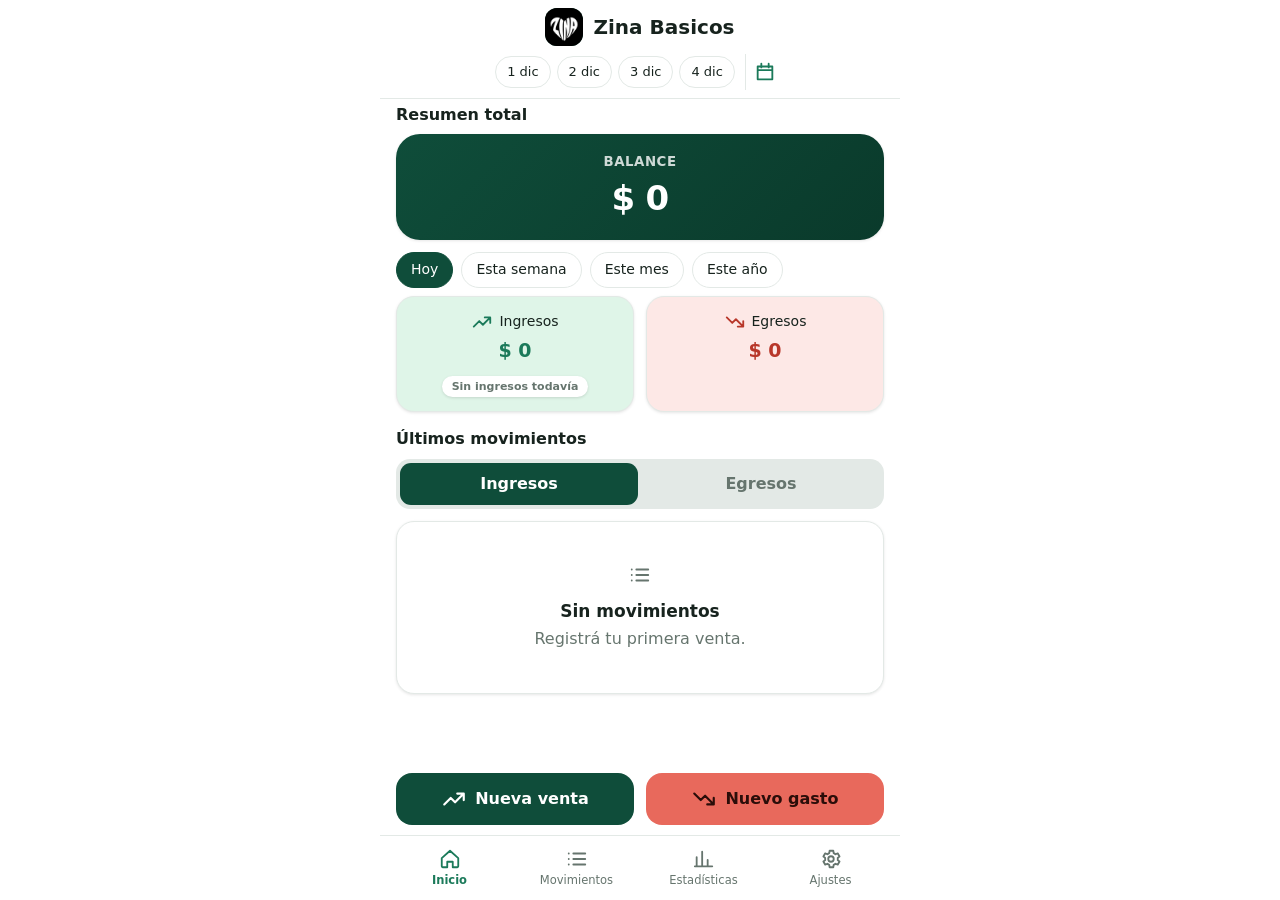
<file: index.html>
<!DOCTYPE html>
<html lang="es"><head><meta charset="utf-8">
<meta name="viewport" content="width=device-width, initial-scale=1, viewport-fit=cover, maximum-scale=1, user-scalable=no">
<title>Mi negocio</title>
<link rel="manifest" href="manifest.json">
<meta name="theme-color" content="#0f4d3a">
<meta name="mobile-web-app-capable" content="yes">
<link rel="icon" type="image/png" href="icon.png">
<link rel="apple-touch-icon" href="icon.png">
<link rel="stylesheet" href="styles.css"></head>
<body>
<header id="top"><div class="brand"><div class="logo" id="logo"></div><h1>Zina Basicos</h1></div><div class="dates" id="dates"></div></header>
<div id="app"><main id="main" aria-live="polite"></main></div>
<div id="dock"><div id="fab" class="fab"></div>
<nav aria-label="Navegación principal" id="nav"></nav></div>
<div id="layer" class="layer" hidden></div>
<div id="shade" class="shade" hidden></div>
<div id="toast" role="status" hidden></div>
<script src="app.js"></script>
</body></html>
</file>
<file: styles.css>
:root{--g:#0f4d3a;--g2:#1b7a5a;--gl:#dff5e8;--r:#b8372a;--rs:#e8695c;--rl:#fde8e6;--bg:#f4f6f5;--c:#fff;--t:#17231e;--m:#66756e;--b:#e3e9e6;--sh:0 2px 10px rgba(15,77,58,.08);box-sizing:border-box;padding-top:env(safe-area-inset-top,0px);padding-bottom:env(safe-area-inset-bottom,0px)}
:root[data-theme="dark"]{color-scheme:dark;--g:#1f7a5c;--g2:#3fb98a;--gl:#12291f;--r:#d9534a;--rl:#2e1715;--bg:#0b0b0c;--c:#161618;--t:#ececec;--m:#9a9a9f;--b:#2a2a2e;--sh:none}
*,*::before,*::after{box-sizing:inherit}
[hidden]{display:none!important}
/* Android: fondo blanco, sin zoom ni selección de texto */
:root{--bg:#fff;--c:#fff;--sh:0 1px 3px rgba(0,0,0,.1)}
html,body{background:#fff;font-family:Roboto,system-ui,"Segoe UI",sans-serif;touch-action:pan-x pan-y;user-select:none;-webkit-user-select:none;-webkit-touch-callout:none;-webkit-tap-highlight-color:transparent}
input,textarea,select{user-select:text;-webkit-user-select:text}
.card{border:1px solid var(--b)}.bal{text-align:center}.hd{justify-content:center;text-align:center}.sum{align-items:center;text-align:center}
.btn:active,.chip:active,nav button:active,.dots:active,.opt:active{opacity:.65}
body.kb nav,body.kb .fab{display:none!important}
body.kb .layer>div.fx .fxb{padding-bottom:45vh}
/* Botones y menú forman un solo bloque fijo abajo, sin huecos */
#dock{position:fixed;bottom:0;left:50%;transform:translateX(-50%);width:100%;max-width:520px;z-index:5;background:var(--bg)}
#dock .fab,#dock nav{position:static;transform:none;width:auto;max-width:none;bottom:auto;left:auto}
form,input,textarea,select{scroll-margin-top:112px;scroll-margin-bottom:12px}
/* Cabecera fija con fechas y barra de acciones sobre el menú */
#top{position:fixed;top:0;left:50%;transform:translateX(-50%);width:100%;max-width:520px;z-index:6;background:var(--bg);border-bottom:1px solid var(--b);padding:calc(8px + env(safe-area-inset-top,0px)) 16px 8px}
.brand{display:flex;align-items:center;gap:10px;justify-content:center}.brand h1{font-size:20px}.brand .logo{width:38px;height:38px;border-radius:12px;position:relative;overflow:hidden}.logo img{position:absolute;inset:0;width:100%;height:100%;object-fit:cover}
.dates{display:flex;align-items:center;gap:6px;margin-top:8px;overflow-x:auto;justify-content:center}
.dates .chip{padding:6px 11px;font-size:13px}
.calb{position:relative;width:40px;height:36px;display:grid;place-items:center;border-left:1px solid var(--b);margin-left:4px;color:var(--g2);flex:none}
.calb input{position:absolute;inset:0;width:100%;height:100%;opacity:0;padding:0;min-height:0;border:0}
#app{padding-top:104px;padding-bottom:170px}
.fab{position:fixed;left:50%;transform:translateX(-50%);width:100%;max-width:520px;bottom:calc(66px + env(safe-area-inset-bottom,0px));display:grid;grid-template-columns:1fr 1fr;gap:12px;padding:10px 16px;background:var(--bg);z-index:5}
.fab .btn{display:flex;align-items:center;justify-content:center;gap:8px}.fab .btn svg{width:26px;height:26px}
.fab .fin{background:var(--g)}.fab .fout{background:var(--rs);color:#2b0d09}.fab .cnt{background:var(--c);color:var(--g2);border:2px solid var(--g2);box-shadow:none}
html,body{margin:0;background:var(--bg);color:var(--t);font:16px/1.4 Roboto,system-ui,"Segoe UI",sans-serif}
button,input,select,textarea{font:inherit;color:inherit}
button{cursor:pointer;border:0;background:none}
#app{max-width:520px;margin:0 auto;padding:104px 16px 190px;min-height:100vh}
h1,h2,h3,p{margin:0}
.hd{display:flex;align-items:center;gap:12px;margin-bottom:16px}
.logo{width:44px;height:44px;border-radius:14px;background:var(--g);color:#fff;display:grid;place-items:center}
.hd h1{font-size:20px;font-weight:700}.hd p{color:var(--m);font-size:14px}
svg{width:22px;height:22px;fill:none;stroke:currentColor;stroke-width:2;stroke-linecap:round;stroke-linejoin:round;flex:none}
.bal{background:linear-gradient(135deg,var(--g),#0a3a2b);color:#fff;border-radius:24px;padding:16px 20px;box-shadow:var(--sh)}
.bal small{opacity:.8;font-weight:600;letter-spacing:.04em}
.bal .big{font-size:34px;font-weight:800;margin:2px 0;letter-spacing:-.02em}
.bal p{font-size:13px;opacity:.75}
.bal.neg{background:linear-gradient(135deg,#c0392b,#8c2a20)}
.chips{display:flex;gap:8px;margin:12px 0 8px;overflow-x:auto}
.chip{padding:7px 14px;border-radius:999px;background:var(--c);border:1px solid var(--b);font-size:14px;white-space:nowrap}
.chip.on{background:var(--g);border-color:var(--g);color:#fff}
.two{display:grid;grid-template-columns:1fr 1fr;gap:12px}
.card{background:var(--c);border-radius:18px;padding:14px;box-shadow:var(--sh)}
.sum{display:flex;flex-direction:column;gap:4px}.sum b{font-size:19px}.sum span{display:flex;align-items:center;gap:6px;font-size:14px}
.sum.in{background:var(--gl)}.sum.in svg,.sum.in b{color:var(--g2)}
.sum.out{background:var(--rl)}.sum.out svg,.sum.out b{color:var(--r)}
h2.sec{font-size:16px;margin:16px 0 8px}
.tabs{display:grid;grid-template-columns:repeat(var(--n,2),1fr);gap:4px;background:var(--b);padding:4px;border-radius:14px;margin-bottom:12px}
.tabs button{padding:10px 4px;border-radius:11px;font-weight:600;color:var(--m)}
.tabs .on{color:#fff;background:var(--g)}.tabs .on.o{background:var(--r)}
.row{display:flex;align-items:center;gap:10px;padding:12px 4px;border-bottom:1px solid var(--b)}
.row:last-child{border:0}
.row .tx{flex:1;min-width:0}.row .tx b{display:-webkit-box;-webkit-line-clamp:2;-webkit-box-orient:vertical;overflow:hidden;word-break:break-word}.row .tx small{color:var(--m)}
.amt{font-weight:700;white-space:nowrap}.amt.in{color:var(--g2)}.amt.out{color:var(--r)}
.dots{width:40px;height:40px;border-radius:12px;display:grid;place-items:center;color:var(--m)}
.dots:hover{background:var(--b)}
.acts{display:grid;grid-template-columns:1fr 1fr;gap:12px;margin-top:16px}
.btn{min-height:52px;border-radius:16px;font-weight:700;color:#fff;background:var(--g);padding:0 14px}
.btn.red{background:var(--rs);color:#2b0d09}.btn.ghost{background:var(--b);color:var(--t)}.btn.dng{background:var(--r)}
.link{color:var(--g2);font-weight:600;padding:8px 0}
.empty{text-align:center;padding:28px 12px;color:var(--m)}.empty b{display:block;color:var(--t);margin:8px 0 4px;font-size:17px}
nav{position:fixed;bottom:0;left:50%;transform:translateX(-50%);width:100%;max-width:520px;display:grid;grid-template-columns:repeat(var(--nn,4),1fr);background:var(--c);border-top:1px solid var(--b);padding:6px 6px calc(6px + env(safe-area-inset-bottom,0px));z-index:5}
nav button{display:flex;flex-direction:column;align-items:center;gap:2px;padding:6px 2px;font-size:11.5px;color:var(--m);border-radius:12px}
nav button.on{color:var(--g2);font-weight:700}
.layer{position:fixed;inset:0;z-index:20;background:var(--bg);overflow:auto;padding-top:env(safe-area-inset-top,0px)}
.layer>div{max-width:520px;margin:0 auto;padding:12px 16px 40px}
.fh{display:flex;align-items:center;gap:8px;margin-bottom:12px}.fh h2{font-size:20px}
.ib{width:44px;height:44px;border-radius:14px;display:grid;place-items:center;background:var(--c);box-shadow:var(--sh)}
label{display:block;font-weight:600;font-size:14px;margin:14px 0 6px}
input,select,textarea{width:100%;padding:13px 14px;border-radius:14px;border:1.5px solid var(--b);background:var(--c);min-height:48px}
input:focus,select:focus,textarea:focus,button:focus-visible{outline:3px solid var(--g2);outline-offset:1px}
.amtin{font-size:28px;font-weight:800}
.err{color:var(--r);font-size:13px;min-height:16px;display:block;margin-top:4px}
.shade{position:fixed;inset:0;background:rgba(0,0,0,.45);z-index:30;display:flex;align-items:flex-end;justify-content:center}
.shade.mid{align-items:center;padding:20px}
.sheet{background:var(--c);width:100%;max-width:520px;border-radius:24px 24px 0 0;padding:18px 18px calc(18px + env(safe-area-inset-bottom,0px))}
.mid .sheet{border-radius:22px}
.sheet h3{margin-bottom:8px}.sheet .opt{display:flex;gap:12px;align-items:center;width:100%;padding:14px 8px;text-align:left;border-radius:12px;font-weight:600}
.sheet .opt:hover{background:var(--b)}.sheet .opt.d{color:var(--r)}
dl{display:grid;grid-template-columns:auto 1fr;gap:8px 14px;margin:10px 0 16px}dt{color:var(--m)}dd{margin:0;font-weight:600;text-align:right;word-break:break-word}
#toast{position:fixed;left:50%;bottom:160px;transform:translateX(-50%);background:var(--g);color:#fff;padding:12px 18px;border-radius:14px;z-index:50;box-shadow:0 6px 20px rgba(0,0,0,.25);max-width:90%}
#toast.bad{background:var(--r)}
.chart{display:flex;align-items:flex-end;gap:8px;height:130px;overflow-x:auto;padding-bottom:4px}
.bk{flex:1;min-width:46px;padding:0 2px;text-align:center;display:flex;flex-direction:column;align-items:center;height:100%;justify-content:flex-end;font-size:11px;color:var(--m)}
.bars{display:flex;align-items:flex-end;gap:3px;height:100%;width:100%;justify-content:center}
.bars i{display:block;width:45%;max-width:18px;border-radius:5px 5px 0 0;min-height:2px}
.bars .i{background:var(--g2)}.bars .o{background:var(--rs)}.bk.sel{background:var(--b);border-radius:8px}
textarea.box{min-height:110px;font-size:12px;font-family:ui-monospace,monospace}
.kv{display:flex;justify-content:space-between;padding:10px 0;border-bottom:1px solid var(--b)}
.sw{width:52px;height:30px;border-radius:999px;background:var(--b);position:relative;flex:none;transition:.2s}.sw i{position:absolute;top:3px;left:3px;width:24px;height:24px;border-radius:50%;background:#fff;transition:.2s}.sw.on{background:var(--g2)}.sw.on i{left:25px}
/* Formularios de inventario: tarjeta centrada */
.ctr{min-height:100%;display:flex;flex-direction:column}.ctr .fcard{margin:auto 0}
.fcard{background:var(--c);border:1px solid var(--b);border-radius:28px;padding:26px 20px;box-shadow:0 8px 28px rgba(0,0,0,.12)}
.fcard h2{text-align:center;font-size:22px}.fcard .sub{text-align:center;color:var(--m);font-size:14px;margin:4px 0 8px}
.ficon{width:64px;height:64px;border-radius:20px;background:var(--gl);color:var(--g2);display:grid;place-items:center;margin:0 auto 12px}.ficon svg{width:30px;height:30px}.ficon.out{background:var(--rl);color:var(--r)}
/* Formulario de venta/gasto: encabezado de color con el importe grande y hoja blanca debajo */
.layer>div.fx{padding:0;min-height:100%;display:flex;flex-direction:column}.fx form{flex:1;display:flex;flex-direction:column}
.fxh{background:linear-gradient(135deg,var(--g),#0a3a2b);color:#fff;padding:12px 20px 52px}.fxh.out{background:linear-gradient(135deg,#c0453a,#8c2a20)}
.fxt{display:flex;align-items:center;gap:12px;margin-bottom:18px}.fxt b{font-size:19px}.fxt .ib{background:rgba(255,255,255,.18);box-shadow:none;color:#fff}
.fxh label{color:rgba(255,255,255,.8);margin:0 0 4px}.fxh .err{color:#ffe1dd}
.pf2{display:flex;align-items:center;gap:8px}.pf2 span{font-size:38px;font-weight:800;opacity:.8}.pf2 input{background:transparent;border:0;border-bottom:2px solid rgba(255,255,255,.5);border-radius:0;color:#fff;font-size:42px;font-weight:800;padding:0 0 4px;min-height:0}.pf2 input::placeholder{color:rgba(255,255,255,.45)}.pf2 input:focus{outline:0;border-bottom-color:#fff}
.fxb{flex:1;background:var(--bg);border-radius:28px 28px 0 0;margin-top:-28px;padding:8px 20px 40px}
/* Formularios como hoja inferior: simples, compactos y con el botón Guardar siempre a la vista */
@keyframes up{from{transform:translateY(40px);opacity:0}}
.layer:has(.fx),.layer:has(.ctr){background:rgba(0,0,0,.5);display:flex;align-items:flex-end}
.layer>div.fx,.layer>div.ctr{width:100%;min-height:0;max-height:94%;overflow:auto;background:var(--c);border-radius:28px 28px 0 0;padding:0;animation:up .25s ease-out}
.layer>div.fx::before{content:"";display:block;width:44px;height:5px;border-radius:9px;background:var(--b);margin:10px auto 0;flex:none}
.layer>div.ctr{padding:10px 20px 24px}
.ctr .fcard{box-shadow:none;border:0;background:none;padding:0;margin:0}
.fx .fxh,.fx .fxh.out{background:none;color:var(--t);padding:8px 20px 0}
.fx .fxt{margin-bottom:6px}.fx .fxt b{font-size:18px;color:var(--g2)}.fx .fxh.out .fxt b{color:var(--r)}
.fx .fxt .ib{background:var(--b);color:var(--t);width:40px;height:40px;border-radius:12px}
.fx .fxh label{color:var(--m);font-size:13px;margin:0 0 2px}.fx .fxh .err{color:var(--r)}
.fx .pf2 span{color:var(--m);font-size:30px}.fx .pf2 input{color:var(--t);font-size:36px;border-bottom:2px solid var(--b)}.fx .pf2 input::placeholder{color:var(--m);opacity:.5}.fx .pf2 input:focus{border-bottom-color:var(--g2)}
.fx .fxb{background:none;border-radius:0;margin:0;padding:0 20px 14px}
.fxb label,.ctr label{font-size:13px;color:var(--m);margin:12px 0 5px}
.fxb input,.fxb textarea,.fxb select,.ctr input,.ctr textarea,.ctr select{background:var(--b);background:color-mix(in srgb,var(--b) 55%,transparent);border-color:transparent;min-height:46px}
.fxb input:focus,.fxb textarea:focus,.fxb select:focus,.ctr input:focus,.ctr textarea:focus,.ctr select:focus{border-color:var(--g2);background:var(--c)}
.fxb .acts{position:sticky;bottom:0;background:var(--c);padding:10px 0 4px;margin-top:14px;grid-template-columns:1fr 2fr}
.il{display:flex;flex-wrap:wrap;gap:8px;align-items:center;padding:10px;border-radius:16px;border:1px solid var(--b);margin-bottom:8px}.il select{flex:1 1 100%}.il .step{flex:1}.il .step input{width:100%;min-width:0}.il .step button{width:44px;min-height:44px}
.pf{position:relative}.pf span{position:absolute;left:16px;top:50%;transform:translateY(-50%);font-weight:800;font-size:22px;color:var(--m)}.pf input{padding-left:38px}
.step{display:flex;gap:10px;align-items:center}.step button{width:52px;min-height:52px;flex:none;border-radius:14px;background:var(--b);font-size:26px;font-weight:700;line-height:1}.step input{text-align:center;font-size:20px;font-weight:700}
.crow{display:flex;align-items:center;gap:10px;justify-content:space-between;padding:10px 0;border-bottom:1px solid var(--b)}.crow b{flex:1;min-width:0;overflow:hidden;text-overflow:ellipsis}.crow .step input{width:76px}.crow .step button{width:42px;min-height:42px;font-size:22px}
.sr{position:relative;margin-bottom:12px}.sr svg{position:absolute;left:14px;top:50%;transform:translateY(-50%);color:var(--m);pointer-events:none}.sr input{padding-left:44px}
.dh{display:flex;justify-content:space-between;align-items:center;gap:8px;padding:10px 4px 4px;font-size:13px;font-weight:600;color:var(--m)}.dh .amt{font-size:13px}
.cr{display:flex;gap:8px;flex-wrap:wrap;margin:8px 0 4px}
.fxb .err,.ctr .err{min-height:0;margin:2px 0 0}
/* Animaciones cortas (se apagan si el teléfono tiene activado reducir animaciones) */
@keyframes fade{from{opacity:0;transform:translateY(8px)}}
@keyframes grow{from{transform:scaleY(0)}}
@keyframes fill{from{transform:scaleX(0)}}
@keyframes rip{to{transform:scale(1);opacity:0}}
@keyframes draw{to{stroke-dashoffset:0}}
@keyframes pop{from{opacity:0;transform:translateX(-50%) scale(.9)}}
#main.anim{animation:fade .28s ease-out}
.anim .bars i{transform-origin:bottom;animation:grow .6s cubic-bezier(.2,.8,.2,1) backwards}
.anim .gbar{transform-origin:left;animation:fill .9s cubic-bezier(.2,.8,.2,1) .15s backwards}
.btn,.chip,nav button,.tabs button,.dots,.ib,.opt,.step button{position:relative;overflow:hidden}
.rp{position:absolute;border-radius:50%;background:currentColor;opacity:.25;transform:scale(0);animation:rip .55s ease-out forwards;pointer-events:none}
.tk{width:20px;height:20px;vertical-align:-4px;margin-right:6px;stroke-dasharray:24;stroke-dashoffset:24;animation:draw .4s .1s ease-out forwards}
#toast{animation:pop .22s ease-out}
@media (prefers-reduced-motion:reduce){*,*::before,*::after{animation:none!important;transition:none!important}.tk{stroke-dashoffset:0}}
</file>
